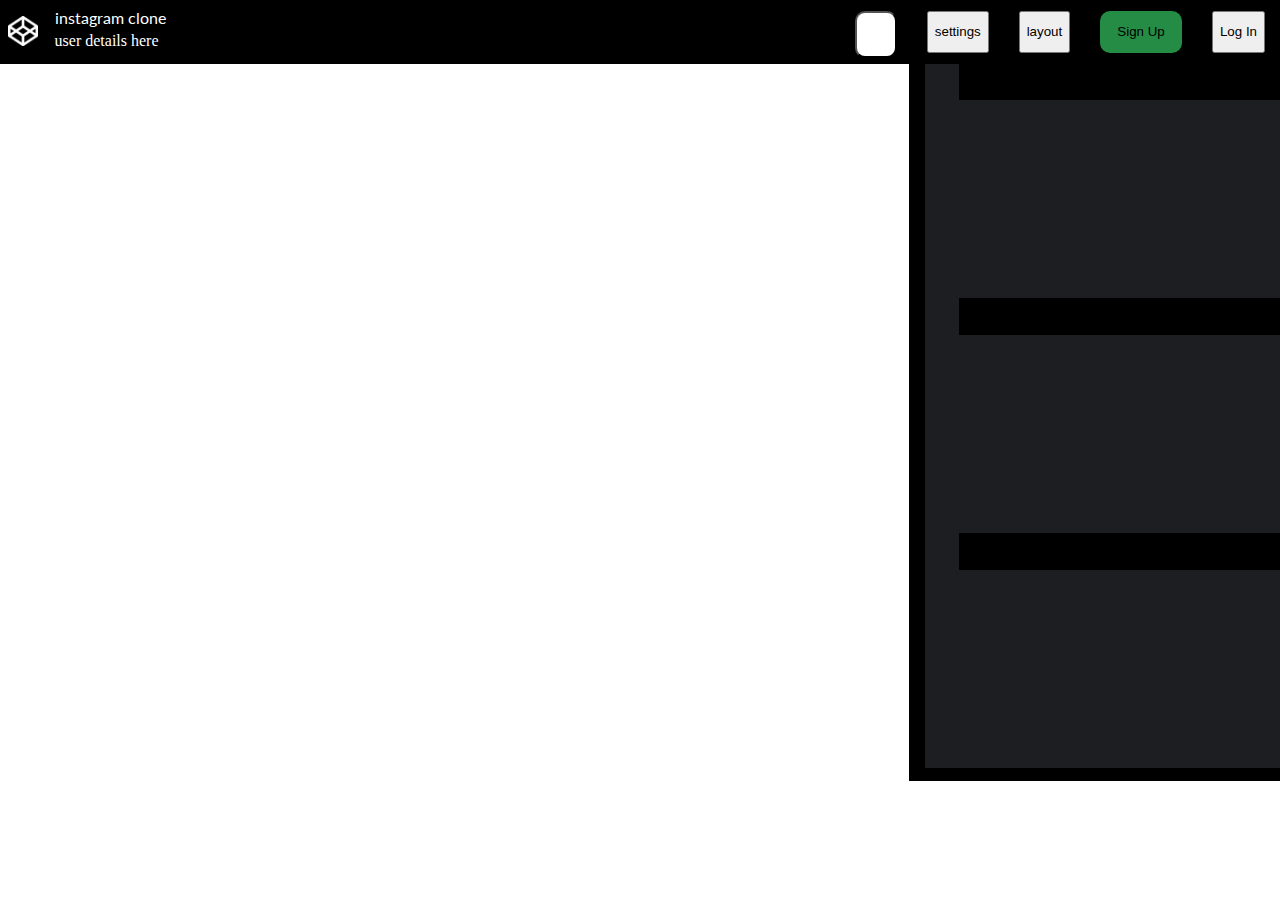
<file: codepen_ux/index.html>
<!-- Here the problem statement is to create a clone of website named codepen
This is my first attempt to clone a particular page of that website
website link : https://codepen.io/The-Accolade/pen/BaNGdMj -->

<!DOCTYPE html>
<html lang="en">

<head>
    <meta charset="UTF-8">
    <meta name="viewport" content="width=device-width, initial-scale=1.0">
    <title>Instagram Clone</title>
    <link rel="stylesheet" href="style.css">
    <script src="https://code.jquery.com/jquery-3.7.1.min.js" integrity="sha512-oEAVau8FM/GdJc8X5cUsbNc5zziPs4F8OV1PQpnAYhFto3uMT5NRhyiHg2XTelU5n4LMlq7AnlF3eBHQvWtSZYQ==" crossorigin="anonymous"></script>
    <link rel="stylesheet" href="https://cdnjs.cloudflare.com/ajax/libs/font-awesome/6.0.0/css/all.min.css" integrity="sha512-ixwaXTjzBDbR9gN12z7TJjkYLOp5Vnf5SoTdu7Ad44E4e5NaFWyZ4t+JJHg6C5U3IeHPjvHgKb+J5t8DtBCQg==" crossorigin="anonymous" referrerpolicy="no-referrer" />
    <link rel="preconnect" href="https://fonts.googleapis.com">
    <link rel="preconnect" href="https://fonts.gstatic.com" crossorigin>
    <link href="https://fonts.googleapis.com/css2?family=Lato&display=swap" rel="stylesheet">
</head>

<body>
    <nav class="navbar">
        <div class="navdiv">
            <div class="logo">
                <!-- <div class="left_side_icons">
                    <img src="logo.png" alt="Logo">
                    <div class="logotext">
                        logo name here
                    </div>
                    <div class="logoimage">
                        image here
                    </div>
                </div> -->
                <div class="logo_image">
                    <img src="logo.png" alt="logo" class="logo_png">
                </div>
                <div class="logo_text">
                    <div class="logo_name">
                        instagram clone
                    </div>
                    <div class="user_details">
                        user details here
                    </div>
                </div>
            </div>
            <ul class="right_side_icons">
                <button class="favicon">like</button>
                <button class="settings">settings</button>
                <button class="layout">layout</button>
                <button class="signIn">Sign Up</button>
                <button class="logIn">Log In</button>
            </ul>
        </div>
    </nav>
    <div class="sidebar">
        <div class="box" id="htmlbox">
            <div class="blankbox"></div>
        </div>
        <div class="box" id="cssbox">
            <div class="blankbox"></div>
        </div>
        <div class="box" id="jsbox">
            <div class="blankbox"></div>
        </div>
    </div>
    <div class="footer">
        
    </div>
</body>

</html>
</file>
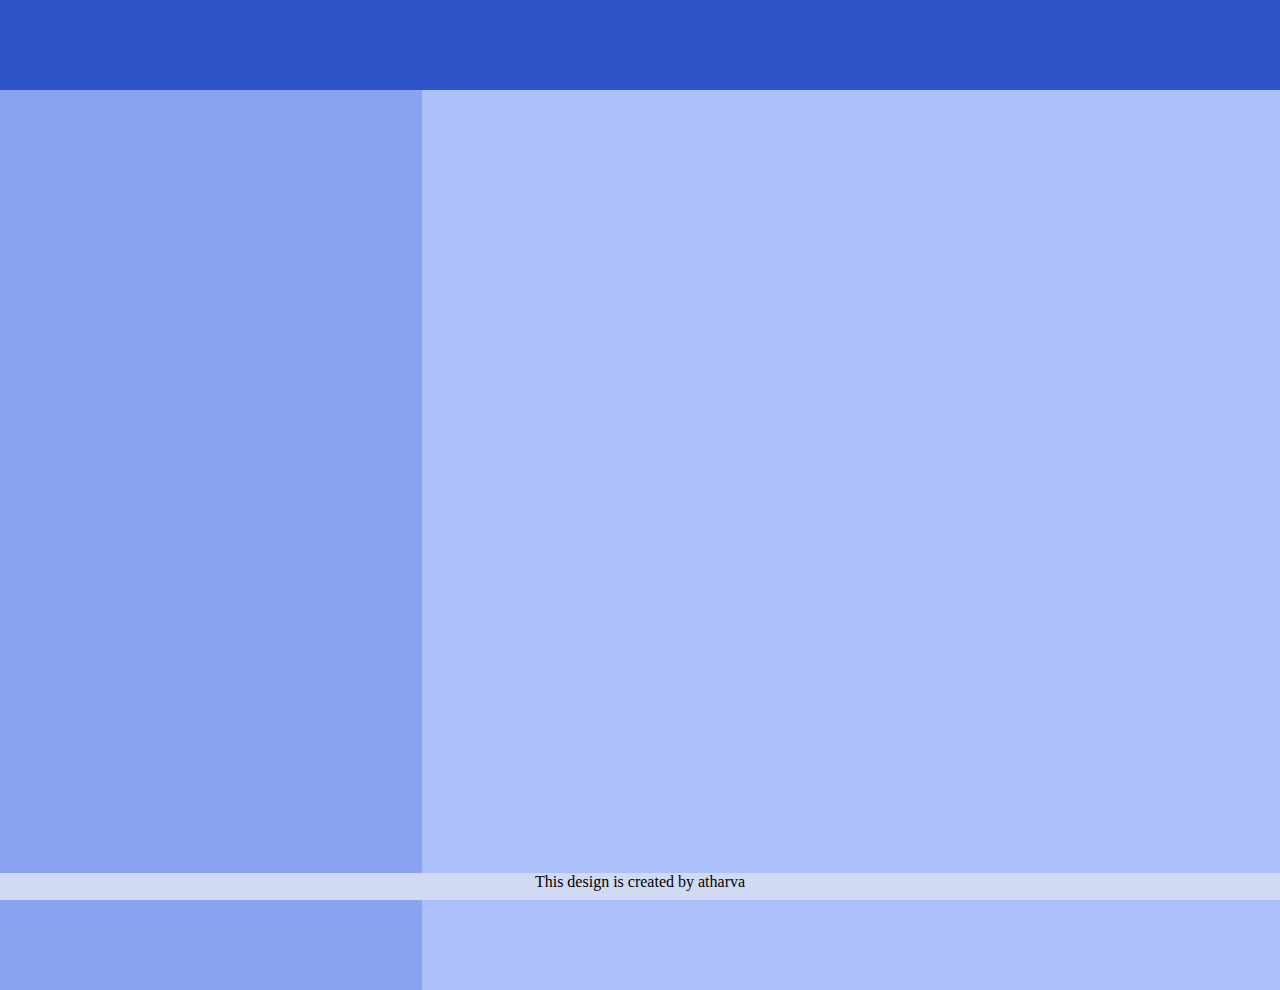
<file: layouts_ux/assign2.html>
<!DOCTYPE html>
<html lang="en">
<head>
    <meta charset="UTF-8">
    <meta name="viewport" content="width=device-width, initial-scale=1.0">
    <title>Assignment2</title>
</head>
<style>
    html,body{
        padding: 0%;
        margin: 0%;
        background-color: rgb(171, 191, 248);
    }
    .Header{
        background-color: rgb(45, 84, 201);
        width: 100vw;
        height: 10vh;
    }
    .footer
    {
        position: absolute;
        background-color: rgb(209, 218, 243);
        width: 100vw;
        bottom: 0%;
        width: 100vw;
        height: 3vh;
    }
    .footer >p
    {
        text-align: center;
        margin: 0%;

    }
    .sidebar{
        background-color: rgb(137, 163, 240);
        height: 100vh;
        width: 33vw;
    }
</style>
<body>
    <header class="Header"></header>
    <footer class="footer">
        <p>This design is created by atharva</p>
    </footer>
    <div class="sidebar">
    </div>
</body>
</html>
</file>
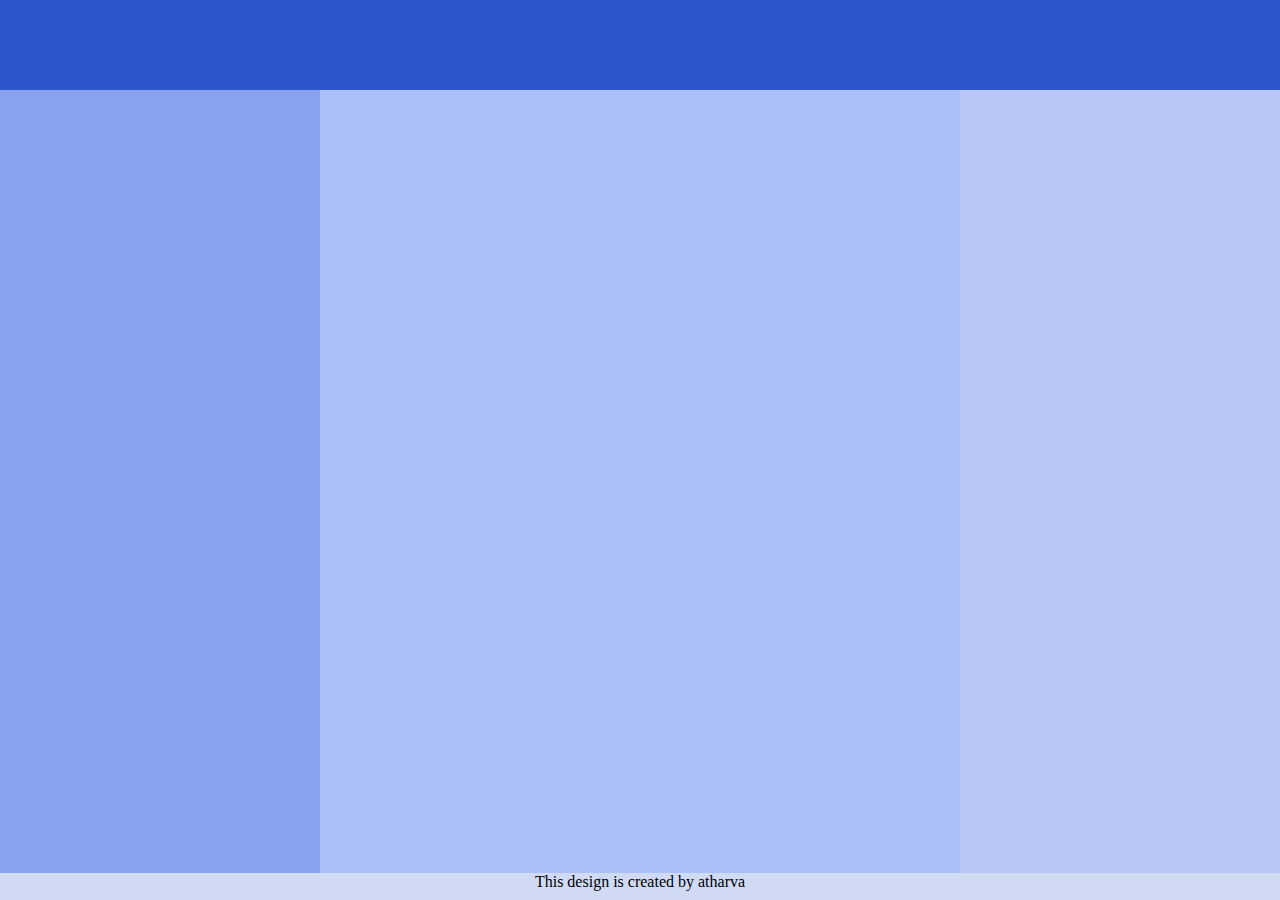
<file: layouts_ux/assign3.html>
<!DOCTYPE html>
<html lang="en">
<head>
    <meta charset="UTF-8">
    <meta name="viewport" content="width=device-width, initial-scale=1.0">
    <title>Assignment2</title>
</head>
<style>
    html,body{
        padding: 0%;
        margin: 0%;
        background-color: rgb(171, 191, 248);
    }
    .Header{
        background-color: rgb(45, 84, 201);
        width: 100vw;
        height: 10vh;
        z-index: 2;
    }
    .footer
    {
        position: absolute;
        background-color: rgb(209, 218, 243);
        width: 100vw;
        bottom: 0%;
        width: 100vw;
        height: 3vh;
    }
    .footer >p
    {
        text-align: center;
        margin: 0%;

    }
    .sidebar #left{
        background-color: rgb(137, 163, 240);
        height: 90vh;
        width: 25vw;
        top: 0%;
    }
    .sidebar #right{
        position: absolute;
        right: 0%;
        top: 10%;
        background-color: rgb(184, 199, 245);
        height: 87vh;
        width: 25vw;
        z-index: 1;
    }
    
    
</style>
<body>
    <header class="Header"></header>
    <footer class="footer">
        <p>This design is created by atharva</p>
    </footer>
    <div class="sidebar">
        <div id="left">

        </div>
        <div id="right">

        </div>
    </div>
</body>
</html>
</file>
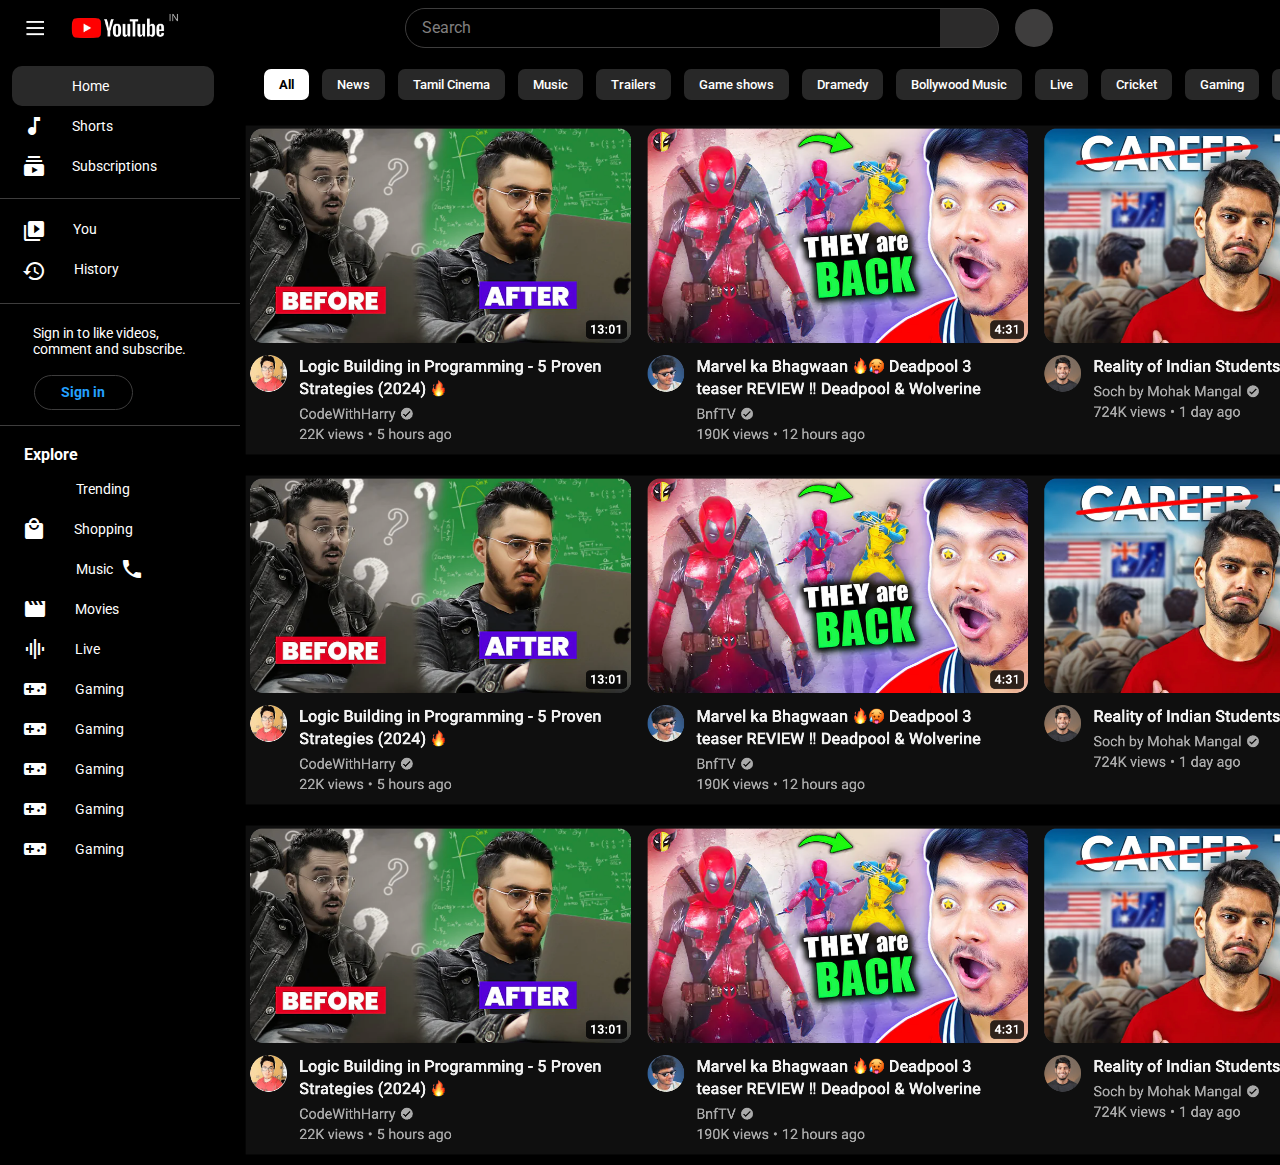
<file: youtube_ux/homepage.html>
<!DOCTYPE html>
<html lang="en">

<head>
    <meta charset="UTF-8">
    <meta name="viewport" content="width=device-width, initial-scale=1.0">
    <title>Youtube</title>
    <link rel="stylesheet" href="nav_styles.css">
    <link rel="stylesheet" href="sidebar_styles.css">
    <link rel="stylesheet" href="main_body.css">
    <link rel="stylesheet" href="https://cdnjs.cloudflare.com/ajax/libs/font-awesome/6.5.1/css/all.min.css"
        integrity="sha512-DTOQO9RWCH3ppGqcWaEA1BIZOC6xxalwEsw9c2QQeAIftl+Vegovlnee1c9QX4TctnWMn13TZye+giMm8e2LwA=="
        crossorigin="anonymous" referrerpolicy="no-referrer" />
    <link rel="preconnect" href="https://fonts.googleapis.com">
    <link rel="preconnect" href="https://fonts.gstatic.com" crossorigin>
    <link href="https://fonts.googleapis.com/css2?family=Roboto&display=swap" rel="stylesheet">
    <link rel="preconnect" href="https://fonts.googleapis.com">
    <link rel="preconnect" href="https://fonts.gstatic.com" crossorigin>
    <link href="https://fonts.googleapis.com/css2?family=Roboto:wght@100;500;700&display=swap" rel="stylesheet">
    <link rel="stylesheet" href="https://fonts.googleapis.com/icon?family=Material+Icons">

</head>

<body>
    <div class="wholenav">
        <nav class="navbar1">
            <div class="right_icons">
                <div class="hamburger">
                    <button class="hambutton">
                        <img src="hamburger.png" alt="hamburger">
                    </button>
                </div>
                <div class="logo">
                    <img src="logo.png" alt="img">
                </div>
            </div>
            <div class="middle_icons">
                <div class="searchbar">
                    <div class="search_area">
                        <p>Search</p>
                    </div>
                    <div class="search_icon">
                        <i class="fa-solid fa-magnifying-glass" style="color: white;"></i>
                    </div>
                </div>
                <div class="voice_icon">
                    <i class="fa-solid fa-microphone" style="color: #ffffff;"></i>
                </div>
            </div>
            <div class="left_icons">
                <div class="three_dots">
                    <i class="fa-solid fa-ellipsis-vertical"></i>
                </div>

                <button class="signin_button">
                    <div class="signin_icon">
                        <i class="fa-regular fa-circle-user" style="color: #24a0ff;"></i>
                    </div>
                    <div class="signin_text">
                        <p><b>Sign in</b></p>
                    </div>
                </button>

            </div>
        </nav>
        <div class="navbar2">
            <div class="catego" id="all">
                <p>All</p>
            </div>
            <div class="catego">
                <p>News</p>
            </div>
            <div class="catego">
                <p>Tamil Cinema</p>
            </div>
            <div class="catego">
                <p>Music</p>
            </div>
            <div class="catego">
                <p>Trailers</p>
            </div>
            <div class="catego">
                <p>Game shows</p>
            </div>
            <div class="catego">
                <p>Dramedy</p>
            </div>
            <div class="catego">
                <p>Bollywood Music</p>
            </div>
            <div class="catego">
                <p>Live</p>
            </div>
            <div class="catego">
                <p>Cricket</p>
            </div>
            <div class="catego">
                <p>Gaming</p>
            </div>
            <div class="catego">
                <p>Podcast</p>
            </div>
            <div class="catego">
                <p>Craft</p>
            </div>

        </div>
    </div>
    <div class="sidebar">
        <div class="scrollable">
            <div class="container" id="container1">
                <div class="logo_for_sidebar">
                    <i class="fa-solid fa-house" style="color: #ffffff;"></i>
                </div>
                <div class="name_for_sidebar">
                    <p>Home</p>
                </div>
            </div>
            <div class="container" id="container2">
                <div class="logo_for_sidebar">
                    <!-- <i class="fa-solid fa-bolt" style="color: #ffffff;"></i> -->
                    <i class="material-icons">
                        music_note
                    </i>
                </div>
                <div class="name_for_sidebar">
                    <p>Shorts</p>
                </div>
            </div>
            <div class="container" id="container3">
                <div class="logo_for_sidebar">
                    <i class="material-icons">
                        subscriptions
                    </i>
                </div>
                <div class="name_for_sidebar">
                    <p>Subscriptions</p>
                </div>
            </div>
            <hr>
            <div class="container" id="container4">
                <div class="you_inside_container">
                    <div class="signin_sidebar_text">
                        <i class="material-icons">
                            video_library
                        </i>
                    </div>
                    <div class="signin_sidebar_logo">
                        <p>You</p>
                    </div>
                </div>
            </div>
            <div class="container" id="container5">
                <div class="history_inside_container">
                    <div class="signin_sidebar_text">
                        <i class="material-icons">
                            history
                        </i>
                    </div>
                    <div class="signin_sidebar_logo">
                        <p>History</p>
                    </div>
                </div>
            </div>
            <hr>
            <div class="container" id="container6">
                <div class="info_sidebar_text">
                    <p>Sign in to like videos,<br> comment and subscribe.</p>
                </div>
                <div class="copy_signin_button">
                    <button class="signin_button">
                        <div class="signin_icon">
                            <i class="fa-regular fa-circle-user" style="color: #24a0ff;"></i>
                        </div>
                        <div class="signin_text">
                            <p><b>Sign in</b></p>
                        </div>
                    </button>
                </div>
            </div>
            <hr>
            <div class="container" id="container7">
                <div class="explore_title">
                    <p>Explore</p>
                </div>
                <div class="all_cate">
                    <div class="categories">
                        <div class="cate_logo">
                            <i class="material-icons">
                                local_fire_department
                            </i>
                        </div>
                        <div class="cate_desc">
                            <p>Trending</p>
                        </div>
                    </div>
                    <div class="categories">
                        <div class="cate_logo">
                            <i class="material-icons">
                                local_mall
                            </i>
                        </div>
                        <div class="cate_desc">
                            <p>Shopping</p>
                        </div>
                    </div>
                    <div class="categories">
                        <div class="cate_logo">
                            <i class="material-icons" id="music_icon">
                                headphones
                            </i>
                        </div>
                        <div class="cate_desc" id="music">
                            <p>Music</p>
                        </div>
                    </div>
                    <div class="categories" id="movies">
                        <div class="cate_logo">
                            <i class="material-icons">
                                movie
                            </i>
                        </div>
                        <div class="cate_desc">
                            <p>Movies</p>
                        </div>
                    </div>
                    <div class="categories" id="Live">
                        <div class="cate_logo">
                            <i class="material-icons">
                                graphic_eq
                            </i>
                        </div>
                        <div class="cate_desc">
                            <p>Live</p>
                        </div>
                    </div>
                    <div class="categories" id="gaming">
                        <div class="cate_logo">
                            <i class="material-icons">
                                videogame_asset
                            </i>
                        </div>
                        <div class="cate_desc">
                            <p>Gaming</p>
                        </div>
                    </div>
                    <div class="categories" id="gaming">
                        <div class="cate_logo">
                            <i class="material-icons">
                                videogame_asset
                            </i>
                        </div>
                        <div class="cate_desc">
                            <p>Gaming</p>
                        </div>
                    </div>
                    <div class="categories" id="gaming">
                        <div class="cate_logo">
                            <i class="material-icons">
                                videogame_asset
                            </i>
                        </div>
                        <div class="cate_desc">
                            <p>Gaming</p>
                        </div>
                    </div>
                    <div class="categories" id="gaming">
                        <div class="cate_logo">
                            <i class="material-icons">
                                videogame_asset
                            </i>
                        </div>
                        <div class="cate_desc">
                            <p>Gaming</p>
                        </div>
                    </div>
                    <div class="categories" id="gaming">
                        <div class="cate_logo">
                            <i class="material-icons">
                                videogame_asset
                            </i>
                        </div>
                        <div class="cate_desc">
                            <p>Gaming</p>
                        </div>
                    </div>
                </div>
            </div>
        </div>
    </div>
    <div class="mainbody">
        <div class="scrollable_main_body">
            <div class="row">
                <img src="front_row.png" alt="" class="row_img">
            </div>
            <div class="row">
                <img src="front_row.png" alt="" class="row_img">
            </div>
            <div class="row">
                <img src="front_row.png" alt="" class="row_img">
            </div>
        </div>
    </div>
</body>

</html>
</file>
<file: codepen_ux/style.css>
body,
html {
    margin: 0%;
    padding: 0%;
}

.sidebar {
    position: fixed;
    top: 7%;
    right: 0;
    width: 29%; /* Adjust as needed */
    height: 718px; /* Full height of the viewport */
    background-color: black; /* Sidebar background color */
    color: white;
    z-index: 1;
    display: flex;
    flex-direction: column;
}

.box{
    display: flex;
    justify-content: flex-end;
    margin-left: 16px;
    position: relative;
    height: 235px; /* Adjust height as needed */
    background-color: #1D1E22; /* Box background color */
} 

.blankbox
{
    height: 37px;
    width: 321px;
    background-color: black;
}
#htmlbox{
    position: relative;
   
}

.navbar {

    /* position is fixed here since navbar is always on the 
    top  */
    position: fixed;
    top: 0;
    left: 0;
    width: 100vw;
    height: 64px;
    background-color: black;
    color: white;
    align-items: center;
    justify-content: center;
    z-index: 2;
}
.navdiv
{
    /* this is displayed as flexbox to allow easy positioning
    of its children */
    display: flex;
    position: relative;
    top: 10%;
    height: 80%;
    margin:0;
    justify-content: space-between;
    align-items: center;
    /* background-color: pink;  */
}
.logo {
    position: relative;
    align-items: center;
    height: 100%;
    width: 195px; 
    /* background-color: blue; */
    display: flex;
}
/* .logo img {
    background-color: bisque;
    width: 100%;
    height: 100%;
    transform: scale(0.6);
    object-fit: contain; 
    /* Adjusts the image to cover the entire space of the div 
} */

.logo_png
{
    top: 8px;
    left: 8px;
    position: relative;
    /* background-color: #248C45; */
    height: 30px;
    
}
.logo_image{
    height: 47px;
    width: 47px;
    /* background-color: aquamarine; */
}

.logo_text{
    display: flex;
    flex-direction: column;
    height: 47px;
    width: 148px;
    margin-left: 10px;
    /* background-color: bisque; */
}

.logo_name
{
    height: 50%;
    width:100%;
    /* background-color: brown; */
    font-family: 'Lato', sans-serif;
}

.user_details
{
    
    height: 50%;
    width:100%;
    /* background-color:blueviolet;  */
}

.left_side_icons
{
    justify-content: center;
    align-items: center;
    width: 240px;
    background-color: rgb(255, 0, 111);
    display: flex;
    color: black;
}

.right_side_icons
{
    display: flex;
    width: 440px;
    top: 0%;
    padding: 0;
    margin: 0%;
    height: 42px;
    justify-content: space-around;
    /* background-color: red;  */
}

.favicon
{
    border-radius: 10px;
    height: 47px;
    width: 42px;
    background-color: white;
    color: white;
}
.signIn
{
    border-radius: 10px;
    width: 82px;
    border: none;
    background-color: #248C45;
}

.footer{
    height: 30px;
    width: 100%;
    background-color: #2C303A;
}
</file>
<file: youtube_ux/nav_styles.css>
*{
    margin: 0%;
    padding: 0%;
    font-family: 'Roboto', sans-serif;
}

body,html{
    margin: 0%;
    padding: 0%;
    background-color: black;
}

.wholenav{
    position: fixed;
    z-index: 1000;
}
.navbar1{
    
    display: flex;
    gap: 225px;
    height: 56px;
    width: 100%;
    background-color: black;
}

.right_icons{
    display: flex;
    align-items: center;
    justify-content: space-around;
    height: 56px;
    width: 180px;
    /* background-color: aqua; */

}

.hamburger
{
    display: flex;
    justify-content: center;
    align-items: center;
    width: 65px;
    height: 56px;

}

.hamburger button{
    border: none;
    width: 38px;
    height: 38px;
    border-radius: 25px;
    background-color:black;
}  

.hamburger button:hover{
    background-color: #282828;
}
.hamburger button img{
    height: 100%;
    width: 100%;
    object-fit: contain;
    transform: scale(1);
    position: relative;
    top: -1px;
    overflow: hidden;
}

.logo
{
    height: 50px;
    width: 104px;
    /* background-color: aqua; */

}
.logo img{
    position: relative;
    width: 100%;
    height: 100%;
    transform: scale(1.2);
    object-fit: contain;
}

.middle_icons{
    display: flex;
    align-items: center;
    gap: 16px;
    height: 56px;
    width: 648px;
    /* width: 711px; */
    /* background-color: aqua; */
}

.searchbar{
    box-sizing: border-box;
    display: flex;
    width: 600px;
    height: 40px;
    border-radius: 25px;
    background-color: #3e3d3db3;
    border: 1px solid #3e3d3d ;
    overflow: hidden;
}
.search_area{
    margin: 0%;
    position: relative;
    width: 534px; 
    height: 40px;
    background-color:black;
}

.search_area p{
    margin: 0%;
    top: 22%;
    left: 3%;
    position: absolute;
    width: fit-content;
    height: fit-content;
    color: #807f7f;
    /* background-color: yellowgreen; */
}

.search_icon{
    top: 23%;
    position: relative;
    right: -3.5%;
    height: fit-content;
    width: fit-content;
   
}

.fa-magnifying-glass{
    height: 20px;
    width: 20px;
}

.voice_icon{
    width: 38px;
    height: 38px;
    border-radius: 25px;
    cursor: pointer;
    background-color: #3e3d3d;
}

.voice_icon:hover{
    background-color: #767676a9;
}

.fa-microphone{
    position: relative;
    top: 10px;
    left: 12.5px;
}

.left_icons{
    display: flex;
    align-items: center;
    width: 170px;
    height: 56px;
    /* background-color: aqua; */
}

.three_dots{
    color: white;
    display: flex;
    align-items: center;
    justify-content: center;
    height: 40px;
    width: 40px;
}

.fa-ellipsis-vertical{
    
    position: absolute;
    top: 19px;
    right: 141px;
    font-size: larger;
    
}
.fa-circle-user{
    font-size: 22px;
}
.signin_icon{
    position: relative;
    top: 0px;
    left: -6px;
    height: fit-content;
    width: fit-content;
}

.signin_button{
    cursor: pointer;
    box-sizing: border-box;
    border: 1px solid #3e3d3d;
    background-color: black;
    position: relative;
    right: -11px;
    top: -1px;
    display: flex;
    color: #24a0ff;
    height: 35px;
    width: 99px;
    justify-content: center;
    align-items: center;
    border-radius: 50px;
 }

.signin_button:hover{
    background-color: #24a0ff43;
}
 .signin_text{
    font-size: 14px;
    color: #24a0ff;
 }

 .signin_text p{
    font-weight: 500;
 }

.navbar2{
    display: flex;
    gap: 13px;
    align-items: center;
    justify-content: flex-start;
    position: absolute;
    left: 240px;
    height: 56px;
    width:1176px;
    padding-left: 24px;
    background-color: black;
    
}
.catego{
    
    margin: 0%;
    padding: 8px;
    padding-left: 15px;
    padding-right: 15px;
    height: fit-content;
    width: fit-content;
    background-color:#282828;
    border-radius: 7px;
    cursor: pointer;
}

.catego p{
    font-weight: 500;
    color: white;
    font-size: small;
}

.catego:hover{
    background-color:#5e5d5da6
}
#all{
    box-sizing: content-box;
    /* padding: 10px;
    padding-left: 13px;
    padding-right: 13px; */
    height: fit-content;
    background-color: white;
}
#all p{
    font-weight: 700;
    color: black;
}
</file>
<file: youtube_ux/sidebar_styles.css>
*{
    margin: 0%;
    padding: 0%;
    font-family: 'Roboto', sans-serif;
}

body,html{
    margin: 0%;
    padding: 0%;
}

.sidebar{
    top: 54px;
    position: fixed;
    display: flex;
    width: 240px;
    flex-direction: column;
    height: 100vh;
    background-color: black;
}

.scrollable{
    overflow-y: auto;
}
hr{
    border: none;
    height: 1px;
    background-color: #3e3d3d;
    
}

#container1,#container4,#container7,#container6{
    margin-top: 12px;
}
#container3,#container5,#container6
{
    margin-bottom: 12px;
}

#container6{
    height: 97px;
    display: flex;
    justify-content: center;
    align-items: center;
    flex-direction: column;
    cursor:default;
}

#container6:hover{
    background-color: black;
}
#container1{
    background-color: #4b4b4b8d;
}

.container{
    justify-content: flex-start;
    align-content: center;
    display: flex;
    gap: 29px;
    margin-left: 12px;
    position: relative;
    height: 40px;
    width: 202px;
    /* background-color: aqua; */
    border-radius: 10px;
    cursor: pointer;
}

.container:hover{
    background-color:#4b4b4b8d ;
}

.logo_for_sidebar{
    
    font-size: 17px;
    position: relative;
    top: 25%;
    left: 7%;
    height: 33px;
    width: 25px;

}
.name_for_sidebar{
    position: relative;
    top: 31%;
    left: 6px;
    height: fit-content;
    width: fit-content;
}

.name_for_sidebar p{
    font-size: 14px;
    color: white;
    text-align: center;
}

.material-icons{
    color: white;
    position: absolute;
    left: -4px;
    top: -2px;
}

#container4,#container5{
    /* top: 11px;
    position: relative;
    left: 15px; */
    font-size: 14px;
    color: white;
    text-align: center;
}


#container4 p{
    position: relative;
    left: 18px;
}
#container5 p{
    position: relative;
    left: 17px;
}

.info_sidebar_text
{
    font-size: 14px;
    position: relative;
    color: white;
    top: 8px;
    left: -4px;
}

.copy_signin_button{
    position: relative;
    top: -2px;
    left: -41px;
}

#container7{
    margin-top: 12px;
    height: 496px;
    display: flex;
    flex-direction: column;
    margin-left: 25px;
    cursor: default;
}

#container7:hover{
    background-color: black;
}

.all_cate{
    margin: 0%;
}
.explore_title p{
    position: relative;
    top:7px;
    left: -1px;
    font-weight: 700;
    color: white;
    font-size: medium;
}
.categories{
    display: flex;
    gap: 10px;
    justify-content: center;
    align-items: center;
    /* background-color: aquamarine; */
    height: 40px;
    width: 202px;
    position: relative;
    top: -14px;
}

.cate_logo{
    position: relative;
    top: -13px;
    right: 66px;
}
.cate_desc p{
    
    top: -3px;
    right: 28px;
    color: white;
    position: relative;
    font-size: 14px;
}

#music p{
    position: relative;
    right: 37px;
}

#music_icon
{
    position: absolute;
    left: -13px;
}

#movies{
    position: relative;
    left: -6px;
}

#gaming{
    position: relative;
    left: -4px;
}

#Live{
    position: relative;
    left: -16px;
}

.you_inside_container{
    top: 10px;
    left: 14px;
    position: relative;
    height: fit-content;
    width: 41%;
}
.history_inside_container{
    top: 10px;
    left: 14px;
    position: relative;
    height: fit-content;
    width: 53%;
}
</file>
<file: youtube_ux/main_body.css>
*{
    margin: 0%;
    padding: 0%;
    font-family: 'Roboto', sans-serif;
}

body,html{
    margin: 0%;
    padding: 0%;
    background-color: black;
}

.mainbody{
    z-index: 20;
    position: absolute;
    top: 115px;
    left: 240px;
    height: 100%;
    width: 83%;
    /* background-color: aqua; */
}

.scrollable_main_body{
    display: flex;
    flex-direction: column;
    overflow-y: auto;
}

.row
{
    display: flex;
    justify-content: stretch;
    align-items: stretch;
    /* background-color: brown; */
    height: 350px;
    width: 100%;
}

.column_box{
    display: flex;
    flex-direction: column;
    flex-grow: 1;
    margin: 10px;
    width: 20px;
    /* background-color: aquamarine; */
}

.column_box_thumbnail{
    box-sizing: border-box;
    height: 250px;
    width: 100%;
    /* background-color: blue; */
}
.column_box_title{
    height: 80px;
    width: 100%;
    /* background-color: green; */
}

.row_img{
    transform: scale(0.94);
    right: 561.1px;
    /* left: -218px; */
    position: relative;
    object-fit: contain;
}
</file>
